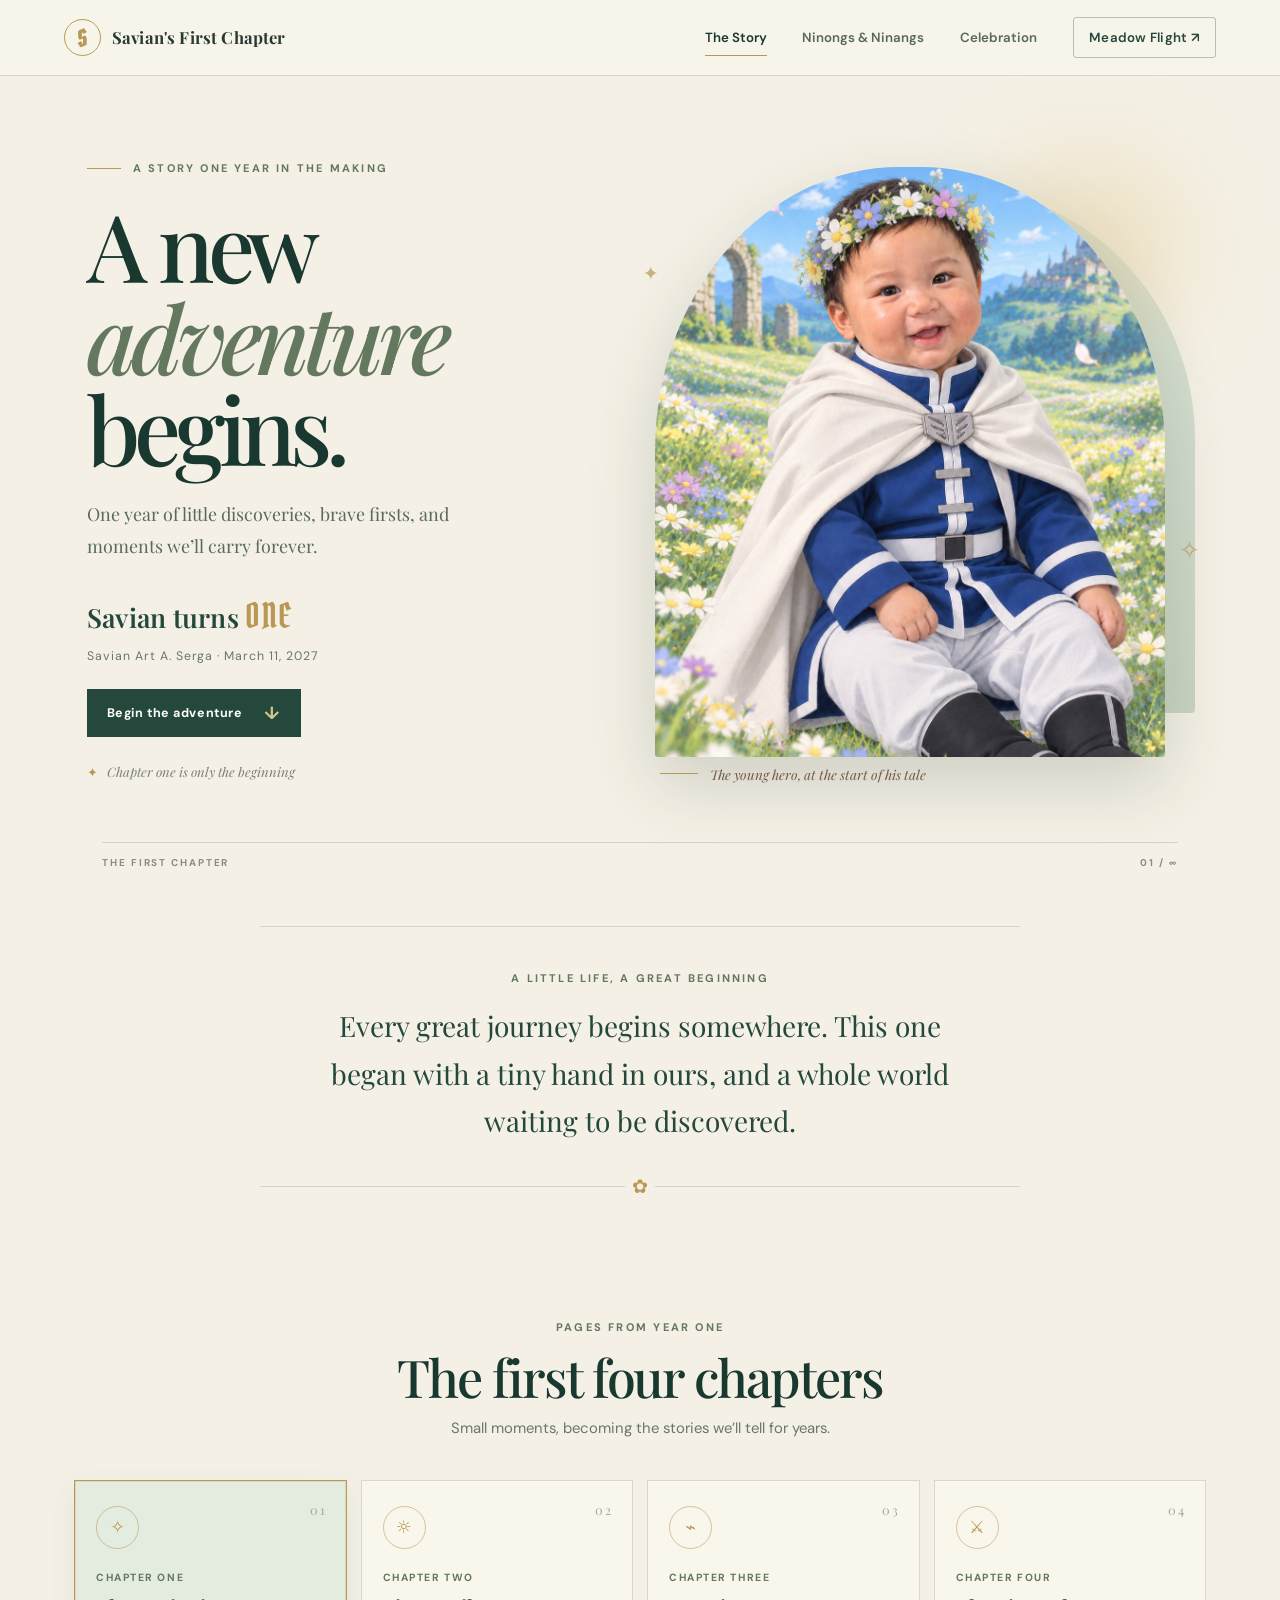
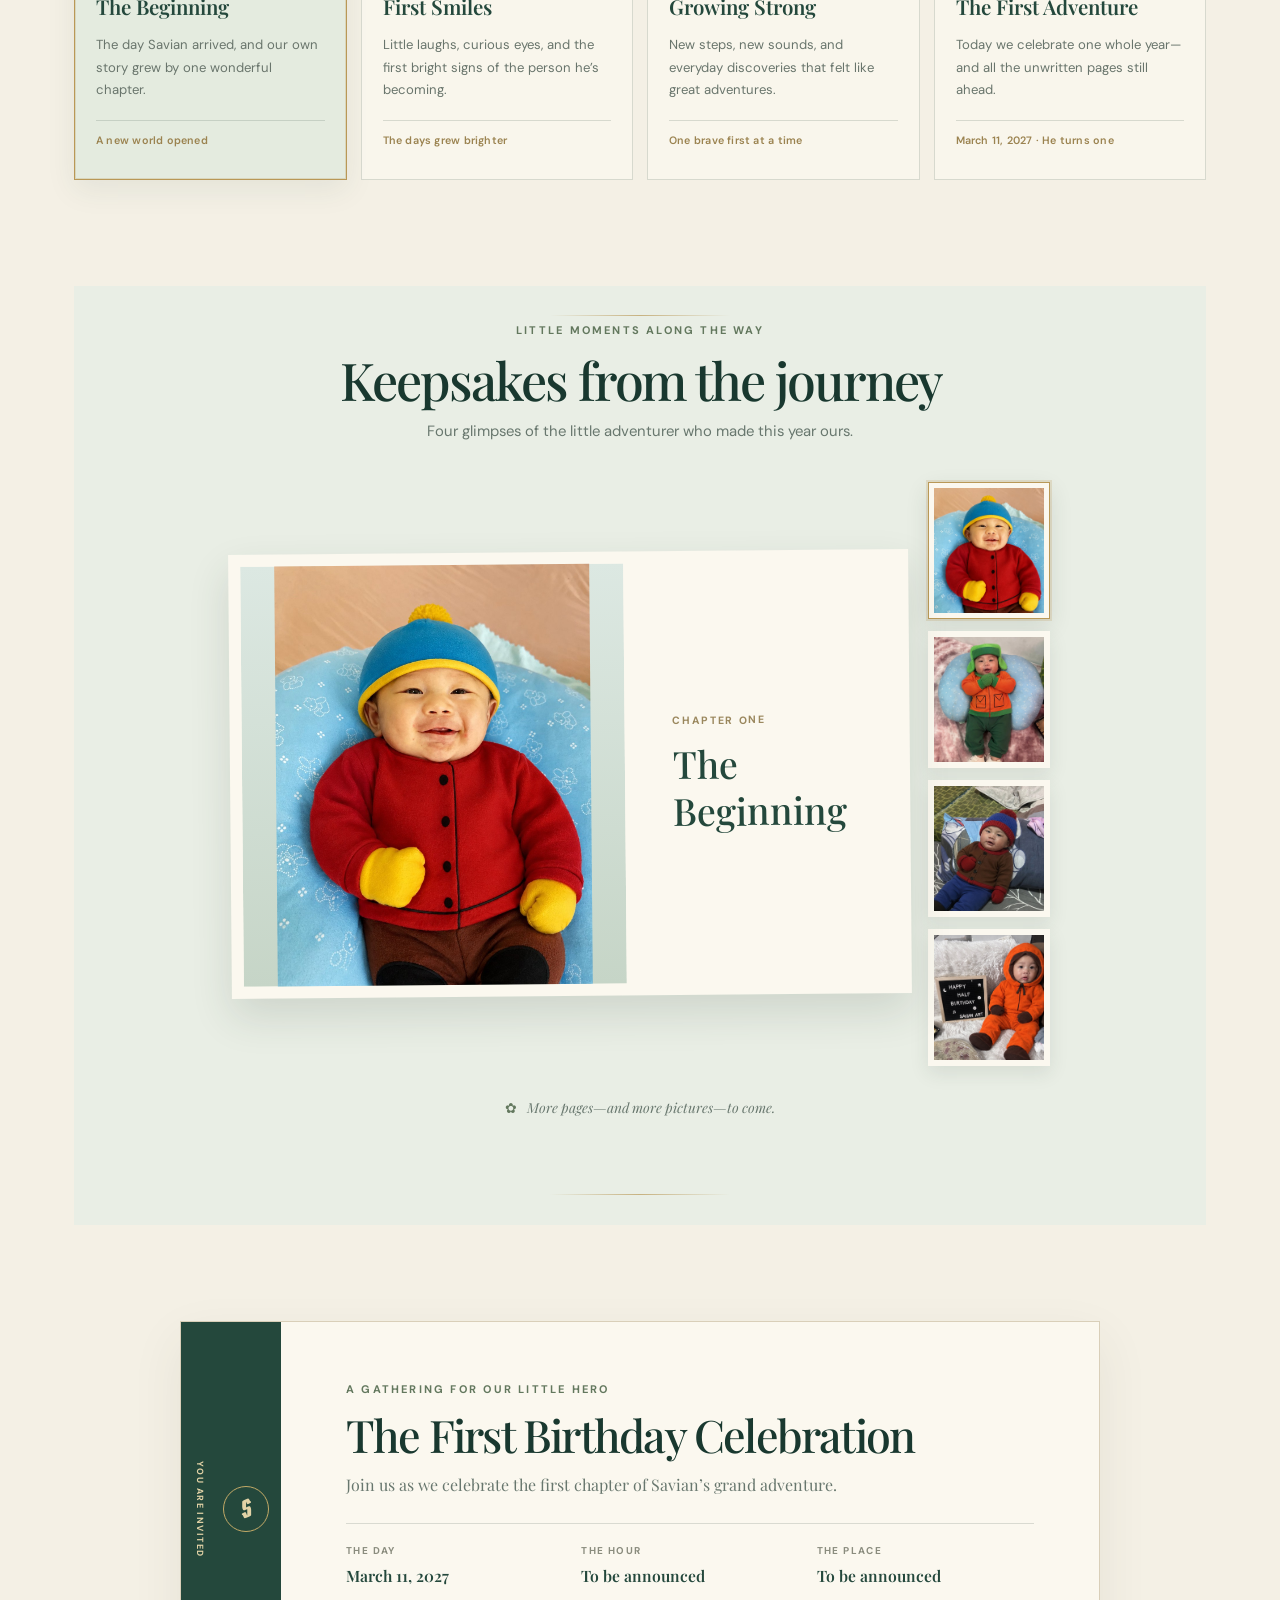
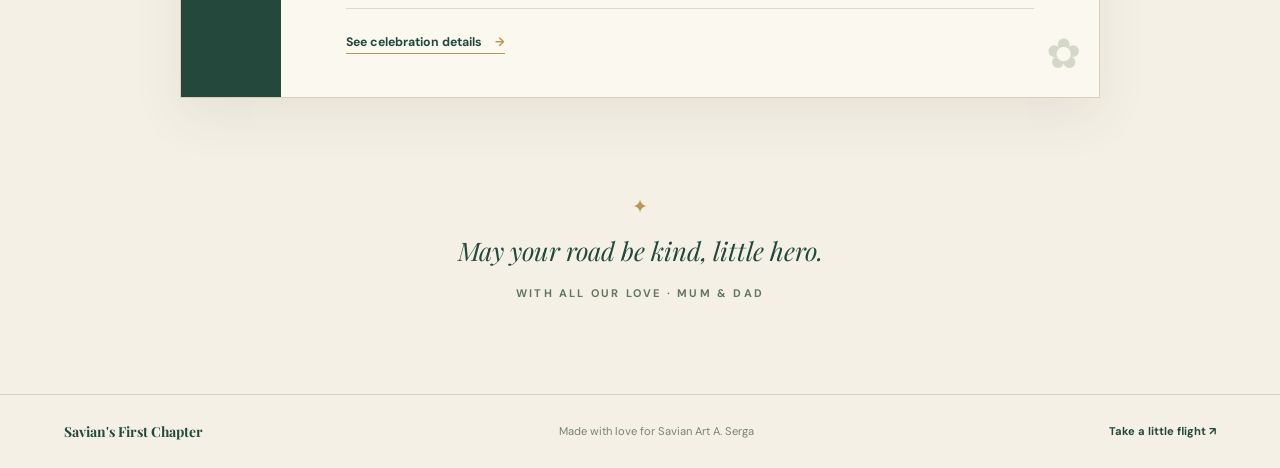
<file: index.html>
<!DOCTYPE html>
<html lang="en">
<head>
<meta charset="UTF-8">
<meta name="viewport" content="width=device-width, initial-scale=1, viewport-fit=cover">
<meta name="theme-color" content="#f4f0e5">
<title>A New Adventure Begins · Savian Turns One</title>
<meta name="description" content="Celebrate the first chapter of Savian Art A. Serga's story — a peaceful meadow adventure for his first birthday.">
<link rel="canonical" href="https://justineserga.github.io/savians-first-birthday/index.html">
<meta property="og:type" content="website">
<meta property="og:site_name" content="Savian's First Chapter">
<meta property="og:url" content="https://justineserga.github.io/savians-first-birthday/index.html">
<meta property="og:title" content="A New Adventure Begins · Savian Turns One">
<meta property="og:description" content="Celebrate the first chapter of Savian Art A. Serga's story — a peaceful meadow adventure for his first birthday.">
<meta property="og:image" content="https://justineserga.github.io/savians-first-birthday/assets/img/savi-himmel.png">
<meta property="og:image:secure_url" content="https://justineserga.github.io/savians-first-birthday/assets/img/savi-himmel.png">
<meta property="og:image:type" content="image/png">
<meta property="og:image:width" content="1075">
<meta property="og:image:height" content="1463">
<meta property="og:image:alt" content="Savian as a young fantasy hero in a flower meadow">
<meta name="twitter:card" content="summary_large_image">
<meta name="twitter:title" content="A New Adventure Begins · Savian Turns One">
<meta name="twitter:description" content="A peaceful meadow adventure celebrating Savian Art A. Serga's first birthday.">
<meta name="twitter:image" content="https://justineserga.github.io/savians-first-birthday/assets/img/savi-himmel.png">
<link rel="icon" href="data:,">
<link rel="preconnect" href="https://fonts.googleapis.com">
<link rel="preconnect" href="https://fonts.gstatic.com" crossorigin>
<link href="https://fonts.googleapis.com/css2?family=DM+Sans:wght@400;500;600;700&family=Playfair+Display:wght@500;600;700&family=Pirata+One&display=swap" rel="stylesheet">
<link rel="stylesheet" href="css/style.css?v=storybook-20261022-memories">
</head>
<body class="home-page">
<div class="ambient-particles" id="ambientParticles" aria-hidden="true"></div>

<nav class="nav" aria-label="Main navigation">
  <a href="index.html" class="brand" aria-label="Savian's birthday home"><span class="brand-mark">S</span><span>Savian's First Chapter</span></a>
  <div class="nav-links">
    <a href="index.html" class="active" aria-current="page">The Story</a>
    <a href="ninongs.html">Ninongs &amp; Ninangs</a>
    <a href="venues.html">Celebration</a>
    <a href="game.html" class="nav-game">Meadow Flight <span aria-hidden="true">↗</span></a>
  </div>
</nav>

<main>
  <section class="hero" aria-labelledby="hero-title">
    <div class="hero-copy">
      <p class="eyebrow"><span class="eyebrow-line"></span> A story one year in the making</p>
      <h1 id="hero-title">A new<br><em>adventure</em><br>begins.</h1>
      <p class="hero-intro">One year of little discoveries, brave firsts, and moments we’ll carry forever.</p>
      <p class="hero-name">Savian turns <span>ONE</span></p>
      <p class="hero-fullname">Savian Art A. Serga · March 11, 2027</p>
      <a class="button button-primary" href="#chapters">Begin the adventure <span aria-hidden="true">↓</span></a>
      <div class="hero-note"><span class="note-star" aria-hidden="true">✦</span> Chapter one is only the beginning</div>
    </div>
    <div class="hero-art" aria-label="Savian dressed as a young fantasy hero in a sunlit meadow">
      <div class="sun-glow" aria-hidden="true"></div>
      <div class="hero-image-wrap">
        <img src="assets/img/savi-himmel.png" alt="Savian smiling in a blue hero's tunic and white cloak, surrounded by meadow flowers" fetchpriority="high">
      </div>
      <div class="art-caption"><span class="caption-rule"></span><span>The young hero, at the start of his tale</span></div>
      <span class="art-spark spark-one" aria-hidden="true">✦</span>
      <span class="art-spark spark-two" aria-hidden="true">✧</span>
    </div>
    <div class="hero-bottomline"><span>THE FIRST CHAPTER</span><span>01 / ∞</span></div>
  </section>

  <section class="story-intro reveal" aria-label="A note about Savian's first year">
    <span class="section-kicker">A little life, a great beginning</span>
    <p>Every great journey begins somewhere. This one began with a tiny hand in ours, and a whole world waiting to be discovered.</p>
    <span class="story-flower" aria-hidden="true">✿</span>
  </section>

  <section class="chapters-section" id="chapters" aria-labelledby="chapters-title">
    <div class="section-heading reveal">
      <p class="section-kicker">Pages from year one</p>
      <h2 id="chapters-title">The first four chapters</h2>
      <p>Small moments, becoming the stories we’ll tell for years.</p>
    </div>
    <div class="chapter-grid">
      <article class="chapter-card reveal is-selected" data-chapter="0" role="button" tabindex="0" aria-pressed="true" aria-controls="memoryGallery" aria-label="Show Chapter One: The Beginning photo">
        <div class="chapter-number">01</div><div class="chapter-icon" aria-hidden="true">✧</div>
        <p class="chapter-label">Chapter One</p><h3>The Beginning</h3>
        <p>The day Savian arrived, and our own story grew by one wonderful chapter.</p>
        <span class="chapter-date">A new world opened</span>
      </article>
      <article class="chapter-card reveal" data-chapter="1" role="button" tabindex="0" aria-pressed="false" aria-controls="memoryGallery" aria-label="Show Chapter Two: First Smiles photo">
        <div class="chapter-number">02</div><div class="chapter-icon" aria-hidden="true">☼</div>
        <p class="chapter-label">Chapter Two</p><h3>First Smiles</h3>
        <p>Little laughs, curious eyes, and the first bright signs of the person he’s becoming.</p>
        <span class="chapter-date">The days grew brighter</span>
      </article>
      <article class="chapter-card reveal" data-chapter="2" role="button" tabindex="0" aria-pressed="false" aria-controls="memoryGallery" aria-label="Show Chapter Three: Growing Strong photo">
        <div class="chapter-number">03</div><div class="chapter-icon" aria-hidden="true">⌁</div>
        <p class="chapter-label">Chapter Three</p><h3>Growing Strong</h3>
        <p>New steps, new sounds, and everyday discoveries that felt like great adventures.</p>
        <span class="chapter-date">One brave first at a time</span>
      </article>
      <article class="chapter-card reveal" data-chapter="3" role="button" tabindex="0" aria-pressed="false" aria-controls="memoryGallery" aria-label="Show Chapter Four: The First Adventure photo">
        <div class="chapter-number">04</div><div class="chapter-icon" aria-hidden="true">⚔</div>
        <p class="chapter-label">Chapter Four</p><h3>The First Adventure</h3>
        <p>Today we celebrate one whole year—and all the unwritten pages still ahead.</p>
        <span class="chapter-date">March 11, 2027 · He turns one</span>
      </article>
    </div>
  </section>

  <section class="gallery-section" aria-labelledby="gallery-title">
    <div class="section-heading reveal">
      <p class="section-kicker">Little moments along the way</p>
      <h2 id="gallery-title">Keepsakes from the journey</h2>
      <p>Four glimpses of the little adventurer who made this year ours.</p>
    </div>
    <div class="memory-viewer reveal" id="memoryGallery" aria-live="polite">
      <figure class="memory-feature">
        <img id="featuredMemory" src="assets/img/memory-1.jpg" alt="Savian in a blue cap and red top, Chapter One: The Beginning" fetchpriority="high">
        <figcaption><span id="memoryChapter">Chapter One</span><strong id="memoryCaption">The Beginning</strong></figcaption>
      </figure>
      <div class="memory-thumbnails" aria-label="Choose a keepsake photo">
        <button class="memory-thumb is-active" type="button" data-memory="0" aria-label="Show Chapter One photo" aria-pressed="true"><img src="assets/img/memory-1.jpg" alt="" loading="lazy"></button>
        <button class="memory-thumb" type="button" data-memory="1" aria-label="Show Chapter Two photo" aria-pressed="false"><img src="assets/img/memory-2.jpg" alt="" loading="lazy"></button>
        <button class="memory-thumb" type="button" data-memory="2" aria-label="Show Chapter Three photo" aria-pressed="false"><img src="assets/img/memory-3.jpg" alt="" loading="lazy"></button>
        <button class="memory-thumb" type="button" data-memory="3" aria-label="Show Chapter Four photo" aria-pressed="false"><img src="assets/img/memory-4.jpg" alt="" loading="lazy"></button>
      </div>
    </div>
    <p class="gallery-note"><span aria-hidden="true">✿</span> More pages—and more pictures—to come.</p>
  </section>

  <section class="invitation-section reveal" id="invitation" aria-labelledby="invite-title">
    <div class="invitation-card">
      <div class="invite-side"><span class="invite-seal" aria-hidden="true">S</span><span>YOU ARE INVITED</span></div>
      <div class="invite-content">
        <p class="section-kicker">A gathering for our little hero</p>
        <h2 id="invite-title">The First Birthday Celebration</h2>
        <p class="invite-copy">Join us as we celebrate the first chapter of Savian’s grand adventure.</p>
        <div class="invite-details">
          <div><span class="detail-label">The day</span><strong>March 11, 2027</strong></div>
          <div><span class="detail-label">The hour</span><strong>To be announced</strong></div>
          <div><span class="detail-label">The place</span><strong>To be announced</strong></div>
        </div>
        <a class="text-link" href="venues.html">See celebration details <span aria-hidden="true">→</span></a>
      </div>
      <div class="invite-flower" aria-hidden="true">✿</div>
    </div>
  </section>

  <section class="closing-note reveal">
    <span class="closing-star" aria-hidden="true">✦</span>
    <p>May your road be kind, little hero.</p>
    <span class="section-kicker">With all our love · Mum &amp; Dad</span>
  </section>
</main>

<footer class="site-footer"><a href="index.html">Savian's First Chapter</a><span>Made with love for Savian Art A. Serga</span><a href="game.html">Take a little flight <span aria-hidden="true">↗</span></a></footer>
<script src="js/site.js?v=storybook-20261022-memories"></script>
</body>
</html>
</file>
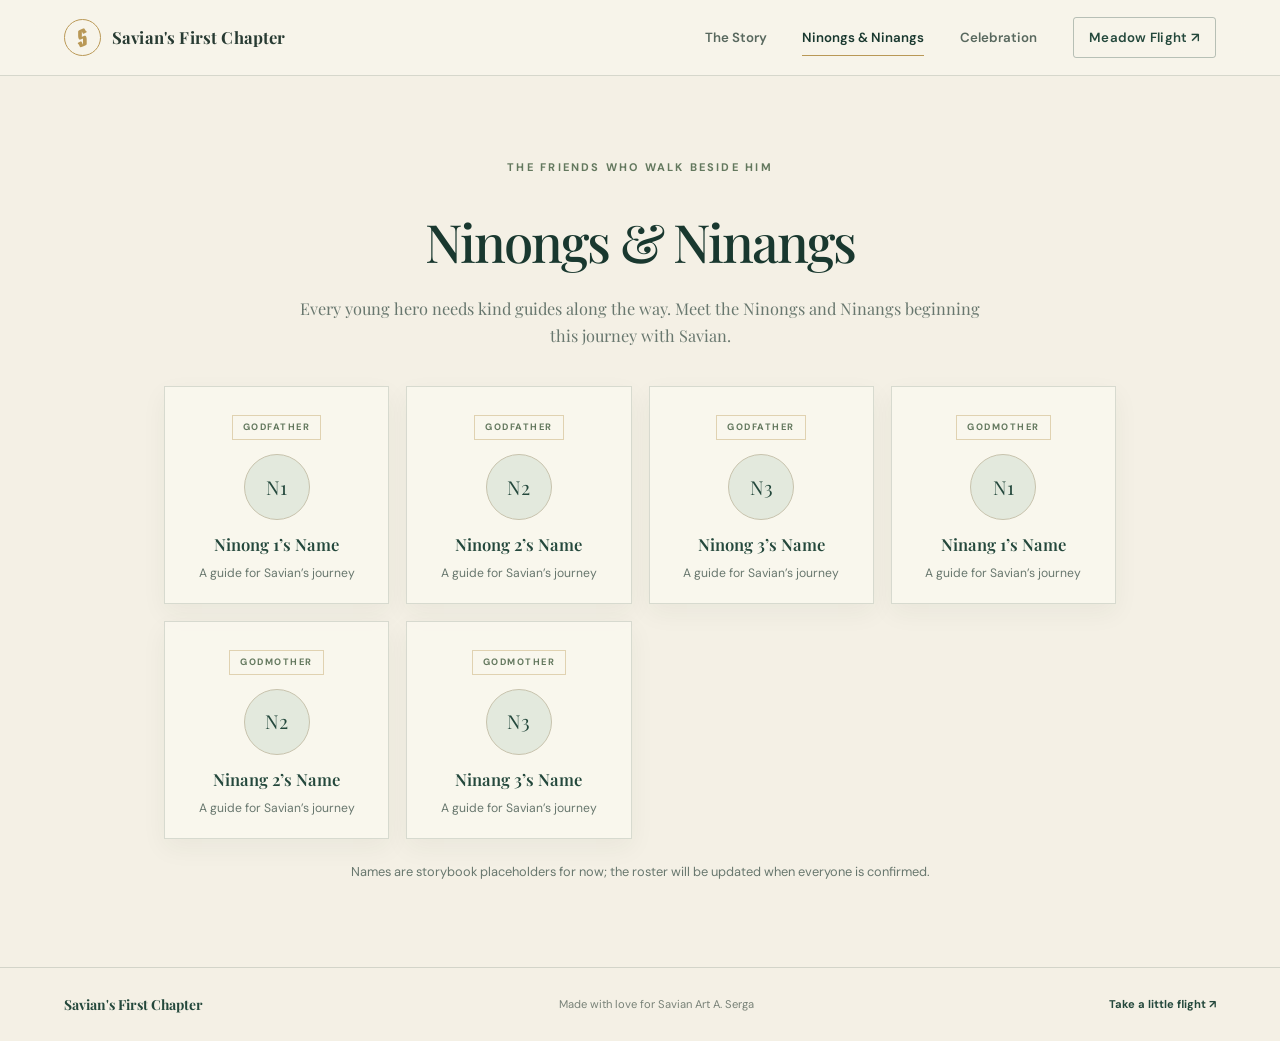
<file: ninongs.html>
<!DOCTYPE html>
<html lang="en">
<head>
<meta charset="UTF-8">
<meta name="viewport" content="width=device-width, initial-scale=1, viewport-fit=cover">
<title>Ninongs &amp; Ninangs · Savian's First Chapter</title>
<meta name="description" content="Meet the Ninongs and Ninangs celebrating Savian's first birthday.">
<link rel="icon" href="data:,">
<link rel="stylesheet" href="css/style.css?v=storybook-20261022-memories">
</head>
<body>

<div class="ambient-particles" id="ambientParticles" aria-hidden="true"></div>

<nav class="nav" aria-label="Main navigation">
  <a href="index.html" class="brand"><span class="brand-mark">S</span><span>Savian's First Chapter</span></a>
  <div class="nav-links">
    <a href="index.html">The Story</a>
    <a href="ninongs.html" class="active" aria-current="page">Ninongs &amp; Ninangs</a>
    <a href="venues.html">Celebration</a>
    <a href="game.html" class="nav-game">Meadow Flight <span aria-hidden="true">↗</span></a>
  </div>
</nav>

<main>
  <section id="ninongs">
    <div class="page-head">
      <p class="eyebrow">the friends who walk beside him</p>
      <h2>Ninongs &amp; Ninangs</h2>
      <p>Every young hero needs kind guides along the way. Meet the Ninongs and Ninangs beginning this journey with Savian.</p>
    </div>

    <div class="card-grid" id="godparentGrid"></div>
    <p class="edit-hint">Names are storybook placeholders for now; the roster will be updated when everyone is confirmed.</p>
  </section>
</main>

<footer class="site-footer">
  <a href="index.html">Savian's First Chapter</a><span>Made with love for Savian Art A. Serga</span><a href="game.html">Take a little flight ↗</a>
</footer>

<script src="js/people.js?v=storybook-20261022-memories"></script>
<script src="js/site.js?v=storybook-20261022-memories"></script>
</body>
</html>
</file>
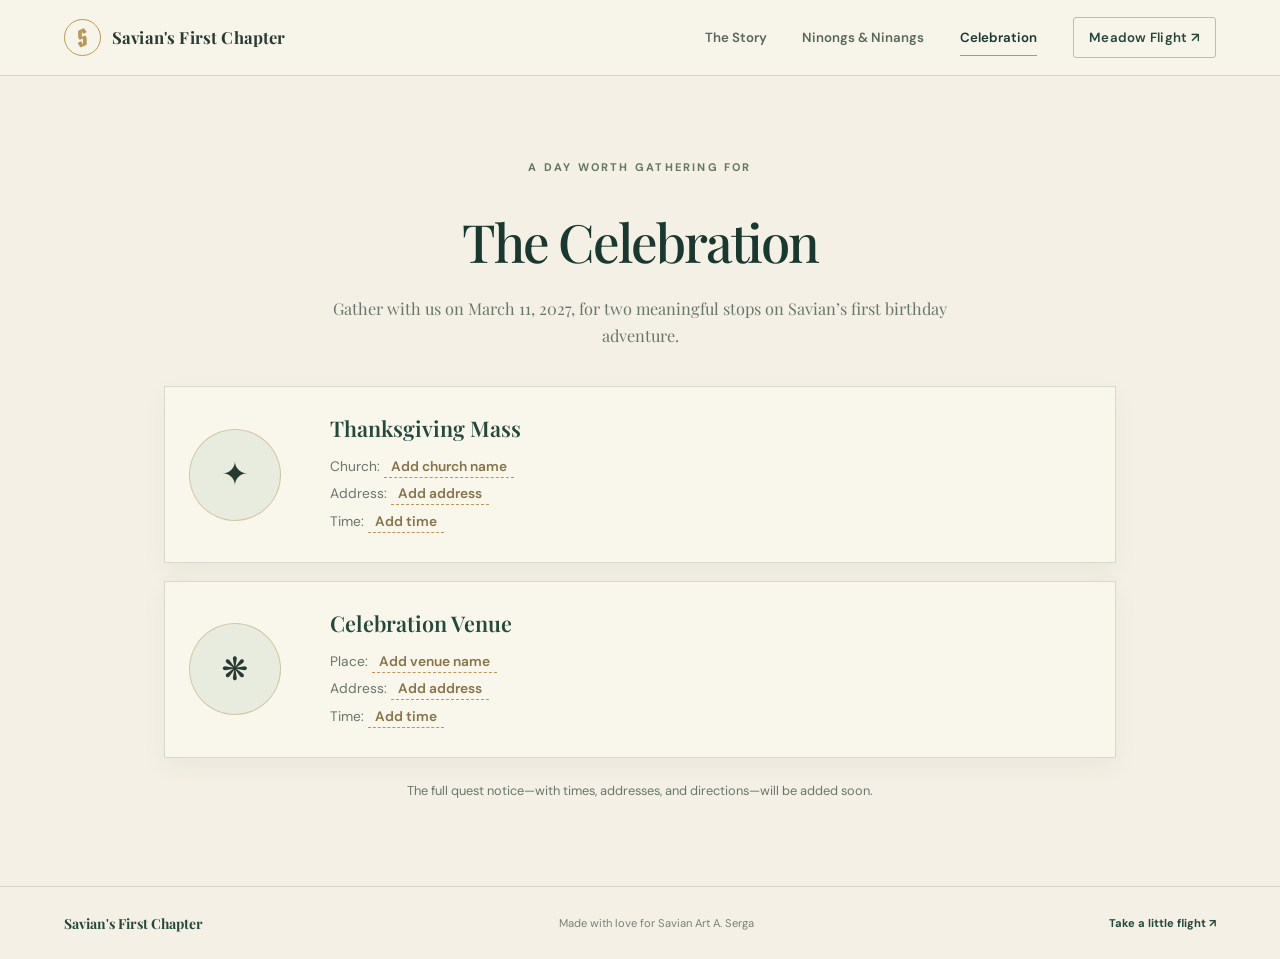
<file: venues.html>
<!DOCTYPE html>
<html lang="en">
<head>
<meta charset="UTF-8">
<meta name="viewport" content="width=device-width, initial-scale=1, viewport-fit=cover">
<title>Celebration · Savian's First Chapter</title>
<meta name="description" content="Where to find Savian's first birthday celebration — mass and party venue details.">
<link rel="icon" href="data:,">
<link rel="stylesheet" href="css/style.css?v=storybook-20261022-memories">
</head>
<body>

<div class="ambient-particles" id="ambientParticles" aria-hidden="true"></div>

<nav class="nav" aria-label="Main navigation">
  <a href="index.html" class="brand"><span class="brand-mark">S</span><span>Savian's First Chapter</span></a>
  <div class="nav-links">
    <a href="index.html">The Story</a>
    <a href="ninongs.html">Ninongs &amp; Ninangs</a>
    <a href="venues.html" class="active" aria-current="page">Celebration</a>
    <a href="game.html" class="nav-game">Meadow Flight <span aria-hidden="true">↗</span></a>
  </div>
</nav>

<main>
  <section id="venues">
    <div class="page-head">
      <p class="eyebrow">a day worth gathering for</p>
      <h2>The Celebration</h2>
      <p>Gather with us on March 11, 2027, for two meaningful stops on Savian’s first birthday adventure.</p>
    </div>

    <div class="venue-card mass">
      <div class="venue-icon" aria-hidden="true">✦</div>
      <div>
        <h3>Thanksgiving Mass</h3>
        <p class="venue-line">Church: <span class="fill">Add church name</span></p>
        <p class="venue-line">Address: <span class="fill">Add address</span></p>
        <p class="venue-line">Time: <span class="fill">Add time</span></p>
      </div>
    </div>

    <div class="venue-card party">
      <div class="venue-icon" aria-hidden="true">❋</div>
      <div>
        <h3>Celebration Venue</h3>
        <p class="venue-line">Place: <span class="fill">Add venue name</span></p>
        <p class="venue-line">Address: <span class="fill">Add address</span></p>
        <p class="venue-line">Time: <span class="fill">Add time</span></p>
      </div>
    </div>

    <p class="edit-hint">The full quest notice—with times, addresses, and directions—will be added soon.</p>
  </section>
</main>

<footer class="site-footer">
  <a href="index.html">Savian's First Chapter</a><span>Made with love for Savian Art A. Serga</span><a href="game.html">Take a little flight ↗</a>
</footer>

<script src="js/site.js?v=storybook-20261022-memories"></script>
</body>
</html>
</file>
<file: css/style.css>
@import url('https://fonts.googleapis.com/css2?family=DM+Sans:wght@400;500;600;700&family=Playfair+Display:ital,wght@0,500;0,600;0,700;1,500;1,600&family=Pirata+One&display=swap');

:root{
  color-scheme:light;
  --sky:#dcecf0;
  --sky-deep:#accbd2;
  --forest:#24483c;
  --forest-dark:#19382f;
  --sage:#829887;
  --moss:#63785e;
  --cream:#f4f0e5;
  --paper:#fbf8ef;
  --parchment:#e9e0cd;
  --sand:#d0c4aa;
  --brown:#705b46;
  --ink:#273a32;
  --muted:#68776e;
  --gold:#b99856;
  --white:#fffdf7;
  --line:rgba(51,72,60,.17);
  --serif:'Playfair Display', Georgia, serif;
  --sans:'DM Sans', system-ui, sans-serif;
  --storybook:'Pirata One', Georgia, serif;
}
*{box-sizing:border-box}
html{scroll-behavior:smooth;-webkit-text-size-adjust:100%;scroll-padding-top:88px}
body{margin:0;background:var(--cream);color:var(--ink);font-family:var(--sans);line-height:1.65;overflow-x:hidden}
a{color:inherit;text-decoration:none}
img{display:block;max-width:100%}
button{font:inherit}
::selection{background:#d5c394;color:var(--forest-dark)}

/* Airy, parchment-toned navigation shared by every page. */
.nav{position:sticky;top:0;z-index:50;min-height:76px;padding:12px max(5vw,20px);display:flex;align-items:center;justify-content:space-between;gap:24px;background:rgba(248,245,235,.91);border-bottom:1px solid var(--line);backdrop-filter:blur(16px)}
.brand{display:flex;align-items:center;gap:11px;font-family:var(--serif);font-weight:700;font-size:1.04rem;letter-spacing:.01em;white-space:nowrap}
.brand-mark{display:grid;place-items:center;width:37px;height:37px;border:1px solid var(--gold);border-radius:50%;color:var(--gold);font-family:var(--storybook);font-size:1.45rem}
.nav-links{display:flex;align-items:center;gap:clamp(12px,2.8vw,38px)}
.nav-links a{position:relative;color:#58685e;font-size:.83rem;font-weight:600;transition:color .2s ease}
.nav-links a:hover,.nav-links a.active{color:var(--forest-dark)}
.nav-links a.active:after{position:absolute;content:"";height:1px;left:0;right:0;bottom:-8px;background:var(--gold)}
.nav-links .nav-game{padding:9px 15px;border:1px solid rgba(36,72,60,.3);border-radius:3px;color:var(--forest);letter-spacing:.02em}
.nav-links .nav-game:after{display:none}
main{position:relative;z-index:1;max-width:1200px;padding:0 34px;margin:0 auto}

/* Homepage hero */
.hero{position:relative;display:grid;grid-template-columns:.94fr 1.06fr;align-items:center;gap:4.2%;min-height:690px;padding:58px 0 72px}
.hero-copy{position:relative;z-index:2;padding:25px 0 35px 2.5%}
.eyebrow,.section-kicker{color:var(--moss);font-size:.69rem;font-weight:700;letter-spacing:.2em;text-transform:uppercase}
.eyebrow{display:flex;align-items:center;gap:12px;margin:0 0 22px}
.eyebrow-line{width:34px;height:1px;background:var(--gold)}
.hero h1{margin:0;color:var(--forest-dark);font-family:var(--serif);font-size:clamp(3.6rem,7.3vw,6.8rem);font-weight:500;letter-spacing:-.065em;line-height:.98}
.hero h1 em{color:var(--moss);font-weight:500}
.hero-intro{max-width:390px;margin:24px 0 26px;color:#596960;font-family:var(--serif);font-size:1.12rem;line-height:1.8}
.hero-name{margin:0;color:var(--forest);font-family:var(--serif);font-size:1.65rem;font-weight:600;letter-spacing:.01em}
.hero-name span{color:var(--gold);font-family:var(--storybook);font-size:2.1rem;font-weight:400;letter-spacing:.04em}
.hero-fullname{margin:2px 0 23px;color:var(--muted);font-size:.77rem;letter-spacing:.08em}
.button{display:inline-flex;align-items:center;gap:22px;min-height:48px;padding:0 19px;font-size:.78rem;font-weight:700;letter-spacing:.045em;transition:transform .2s ease,background .2s ease}
.button:hover{transform:translateY(-2px)}
.button-primary{background:var(--forest);color:var(--white);border:1px solid var(--forest)}
.button-primary:hover{background:var(--forest-dark)}
.button-primary span{font-size:1.1rem;color:#d6c48e}
.hero-note{display:flex;align-items:center;gap:9px;margin-top:24px;color:#7b8175;font-family:var(--serif);font-size:.82rem;font-style:italic}
.note-star{color:var(--gold);font-style:normal}
.hero-art{position:relative;min-width:0;padding:12px 6% 40px 3%}
.hero-art:before{position:absolute;content:"";inset:5% 2% 13% 9%;border-radius:48% 48% 4px 4px;background:linear-gradient(155deg,#d8e5dd,#b7c9b2);opacity:.7}
.sun-glow{position:absolute;top:0;right:4%;width:190px;height:190px;border-radius:50%;background:rgba(224,199,137,.34);filter:blur(42px)}
.hero-image-wrap{position:relative;z-index:1;max-width:510px;height:590px;margin:0 auto;overflow:hidden;border-radius:48% 48% 3px 3px;box-shadow:0 26px 70px rgba(40,57,43,.18);background:var(--sky)}
.hero-image-wrap img{width:100%;height:100%;object-fit:cover;object-position:50% 45%}
.art-caption{position:absolute;z-index:2;left:5%;bottom:12px;display:flex;align-items:center;gap:12px;color:var(--brown);font-family:var(--serif);font-size:.84rem;font-style:italic}
.caption-rule{width:38px;height:1px;background:var(--gold)}
.art-spark{position:absolute;z-index:2;color:var(--gold);opacity:.72}
.spark-one{top:16%;left:2%;font-size:1.2rem;animation:glow 5s ease-in-out infinite}
.spark-two{right:1%;bottom:35%;font-size:1.6rem;animation:glow 7s ease-in-out infinite reverse}
.hero-bottomline{position:absolute;left:2.5%;right:2.5%;bottom:18px;display:flex;justify-content:space-between;padding-top:12px;border-top:1px solid var(--line);color:#8a8c7e;font-size:.62rem;font-weight:700;letter-spacing:.19em}

/* Story interlude and chapter cards */
.story-intro{position:relative;max-width:760px;margin:36px auto 96px;padding:37px 58px 41px;text-align:center;border-top:1px solid var(--line);border-bottom:1px solid var(--line)}
.story-intro p{margin:12px auto 0;color:var(--forest);font-family:var(--serif);font-size:clamp(1.22rem,2.5vw,1.75rem);line-height:1.7}
.story-flower{position:absolute;bottom:-15px;left:calc(50% - 15px);display:grid;place-items:center;width:30px;height:30px;background:var(--cream);color:var(--gold);font-size:1.2rem}
.chapters-section,.gallery-section{padding:24px 0 106px}
.section-heading{max-width:660px;margin:0 auto 39px;text-align:center}
.section-heading h2,.invitation-card h2{margin:9px 0;color:var(--forest-dark);font-family:var(--serif);font-size:clamp(2.1rem,4.2vw,3.25rem);font-weight:500;letter-spacing:-.04em;line-height:1.15}
.section-heading>p:last-child{margin:8px auto 0;color:var(--muted);font-size:.93rem}
.chapter-grid{display:grid;grid-template-columns:repeat(4,1fr);gap:14px}
.chapter-card{position:relative;display:block;width:100%;min-height:300px;padding:25px 21px 22px;background:rgba(251,248,239,.74);border:1px solid var(--line);color:inherit;font:inherit;text-align:left;cursor:pointer;transition:transform .25s ease,box-shadow .25s ease,background .25s ease,border-color .25s ease}
.chapter-card:hover{transform:translateY(-5px);box-shadow:0 16px 35px rgba(36,72,60,.08)}
.chapter-card:focus-visible,.memory-thumb:focus-visible{outline:3px solid var(--gold);outline-offset:3px}
.chapter-number{position:absolute;top:18px;right:19px;color:#a2aa9a;font-family:var(--serif);font-size:.8rem;letter-spacing:.14em}
.chapter-icon{display:grid;place-items:center;width:43px;height:43px;margin-bottom:20px;border:1px solid rgba(185,152,86,.55);border-radius:50%;color:var(--gold);font-size:1.1rem}
.chapter-label{margin:0 0 4px;color:var(--moss);font-size:.65rem;font-weight:700;letter-spacing:.15em;text-transform:uppercase}
.chapter-card h3{margin:0 0 10px;color:var(--forest);font-family:var(--serif);font-size:1.28rem;font-weight:600}
.chapter-card>p:not(.chapter-label){margin:0;color:#69756c;font-size:.82rem;line-height:1.75}
.chapter-date{display:block;margin-top:18px;padding-top:11px;border-top:1px solid var(--line);color:#9b8350;font-size:.67rem;font-weight:600;letter-spacing:.02em}
.chapter-card-current{background:#e9eee5;border-color:rgba(99,120,94,.35)}
.chapter-card.is-selected{background:#e4ebdf;border-color:var(--gold);box-shadow:inset 0 0 0 1px rgba(185,152,86,.25),0 10px 28px rgba(36,72,60,.08)}

/* First-year gallery */
.gallery-section{position:relative;padding:82px max(3%,0) 92px;background:#e9eee5}
.gallery-section:before,.gallery-section:after{position:absolute;content:"";width:180px;height:1px;background:linear-gradient(90deg,transparent,rgba(185,152,86,.7),transparent)}
.gallery-section:before{top:29px;left:calc(50% - 90px)}
.gallery-section:after{bottom:30px;left:calc(50% - 90px)}
.memory-viewer{display:grid;grid-template-columns:minmax(0,1fr) 122px;align-items:center;gap:18px;max-width:820px;margin:0 auto}
.memory-feature{display:grid;grid-template-columns:minmax(0,1.05fr) minmax(150px,.75fr);align-items:stretch;min-height:420px;margin:0;padding:12px;background:var(--paper);box-shadow:0 18px 42px rgba(43,61,47,.14);transform:rotate(-.5deg)}
.memory-feature img{width:100%;height:420px;object-fit:contain;background:linear-gradient(180deg,#dce8e2,#c6d5c7)}
.memory-feature figcaption{display:flex;flex-direction:column;justify-content:center;gap:10px;padding:clamp(18px,4vw,48px);color:var(--forest)}
.memory-feature figcaption span{color:#9a875d;font-size:.66rem;font-weight:700;letter-spacing:.16em;text-transform:uppercase}
.memory-feature figcaption strong{font-family:var(--serif);font-size:clamp(1.5rem,3vw,2.35rem);font-weight:500;line-height:1.25}
.memory-thumbnails{display:grid;gap:12px}
.memory-thumb{padding:5px;border:1px solid transparent;background:var(--paper);box-shadow:0 7px 18px rgba(43,61,47,.1);cursor:pointer;transition:transform .2s ease,border-color .2s ease}
.memory-thumb img{width:100%;height:125px;object-fit:cover;object-position:center 28%}
.memory-thumb:hover{transform:translateX(-4px)}
.memory-thumb.is-active{border-color:var(--gold);box-shadow:0 0 0 2px rgba(185,152,86,.22),0 8px 22px rgba(43,61,47,.12)}
.gallery-note{margin:30px auto 0;text-align:center;color:var(--muted);font-family:var(--serif);font-size:.86rem;font-style:italic}
.gallery-note span{padding-right:7px;color:var(--moss);font-style:normal}

/* Quest invitation */
.invitation-section{padding:96px 0 86px}
.invitation-card{position:relative;display:grid;grid-template-columns:100px 1fr;max-width:920px;margin:0 auto;overflow:hidden;background:var(--paper);border:1px solid #d9cfb9;box-shadow:0 19px 48px rgba(65,69,51,.08)}
.invite-side{display:flex;flex-direction:column;align-items:center;justify-content:center;gap:16px;padding:28px 10px;background:var(--forest);color:#e3d3a7;font-size:.56rem;font-weight:700;letter-spacing:.16em;writing-mode:vertical-rl}
.invite-seal{display:grid;place-items:center;width:46px;height:46px;border:1px solid #c3aa67;border-radius:50%;font-family:var(--storybook);font-size:1.5rem;writing-mode:horizontal-tb}
.invite-content{padding:47px clamp(25px,6vw,65px) 42px}
.invitation-card h2{max-width:580px;font-size:clamp(1.9rem,4vw,2.8rem)}
.invite-copy{max-width:540px;margin:11px 0 25px;color:var(--muted);font-family:var(--serif);font-size:1rem}
.invite-details{display:grid;grid-template-columns:repeat(3,1fr);gap:18px;padding:19px 0;border-top:1px solid var(--line);border-bottom:1px solid var(--line)}
.invite-details>div{display:flex;flex-direction:column;gap:4px}
.detail-label{color:#8a8c7e;font-size:.62rem;font-weight:700;letter-spacing:.14em;text-transform:uppercase}
.invite-details strong{color:var(--forest);font-family:var(--serif);font-size:.98rem;font-weight:600}
.text-link{display:inline-flex;gap:13px;margin-top:23px;color:var(--forest);font-size:.77rem;font-weight:700;border-bottom:1px solid var(--gold)}
.text-link span{color:var(--gold)}
.invite-flower{position:absolute;right:18px;bottom:8px;color:#a9b39d;font-size:2.6rem;opacity:.45}
.closing-note{padding:7px 0 89px;text-align:center}
.closing-star{color:var(--gold);font-size:1.2rem}
.closing-note p{margin:7px 0;color:var(--forest);font-family:var(--serif);font-size:1.6rem;font-style:italic}
.site-footer{display:flex;align-items:center;justify-content:space-between;gap:18px;padding:25px max(5vw,20px);border-top:1px solid var(--line);color:#798278;font-size:.7rem}
.site-footer a:first-child{color:var(--forest);font-family:var(--serif);font-size:.87rem;font-weight:700}
.site-footer a:last-child{color:var(--forest);font-weight:700}

/* Motion is deliberately slow and disabled for reduced-motion preferences. */
.ambient-particles{position:fixed;inset:0;z-index:3;overflow:hidden;pointer-events:none}
.firefly{position:absolute;width:3px;height:3px;border-radius:50%;background:#e3c879;box-shadow:0 0 9px 2px rgba(227,200,121,.45);opacity:0;animation:firefly-drift var(--duration,12s) ease-in-out var(--delay,0s) infinite}
@keyframes firefly-drift{0%,100%{opacity:0;transform:translate3d(0,12px,0)}25%,70%{opacity:.65}50%{transform:translate3d(var(--drift,18px),-25px,0);opacity:.3}}
@keyframes glow{0%,100%{opacity:.36;transform:scale(.94)}50%{opacity:.9;transform:scale(1.08)}}
.reveal{transition:opacity .7s ease,transform .7s ease}
.motion-ready .reveal{opacity:0;transform:translateY(16px)}
.reveal.is-visible{opacity:1;transform:translateY(0)}

/* Shared storybook styling for the guest pages */
body:not(.home-page) main{min-height:calc(100vh - 150px);max-width:1020px;padding-top:48px}
body:not(.home-page) main section{padding-block:34px 72px}
.page-head{text-align:center;margin:0 auto 37px;max-width:690px}
.page-head .eyebrow{justify-content:center}
.page-head h2{margin:6px 0 10px;color:var(--forest-dark);font-family:var(--serif);font-size:clamp(2.1rem,5vw,3.3rem);font-weight:500;letter-spacing:-.04em;text-shadow:none}
.page-head>p:last-child{margin:0 auto;color:var(--muted);font-family:var(--serif);font-size:1.02rem}
.card-grid{display:grid;grid-template-columns:repeat(auto-fit,minmax(205px,1fr));gap:17px}
.god-card{position:relative;padding:25px 17px 20px;background:rgba(251,248,239,.85);border:1px solid var(--line);text-align:center;box-shadow:0 9px 24px rgba(43,61,47,.05)}
.god-card .tag{display:inline-block;padding:4px 10px;border:1px solid rgba(185,152,86,.4);color:var(--moss);font-size:.58rem;font-weight:700;letter-spacing:.16em;text-transform:uppercase}
.god-card.ninong .tag,.god-card.ninang .tag{background:transparent}
.avatar{display:grid;place-items:center;width:66px;height:66px;margin:14px auto 11px;border:1px solid #c8c3ad;border-radius:50%;background:#e3e9dd;color:var(--forest);font-family:var(--serif);font-size:1.2rem}
.god-card .name{color:var(--forest);font-family:var(--serif);font-size:1.04rem;font-weight:600}
.god-card .role{margin-top:4px;color:var(--muted);font-size:.76rem}
.edit-hint{text-align:center;margin-top:22px;color:var(--muted);font-size:.8rem}
.venue-card{display:grid;grid-template-columns:116px 1fr;align-items:center;gap:25px;margin:0 0 18px;padding:24px;background:rgba(251,248,239,.83);border:1px solid var(--line);box-shadow:0 9px 24px rgba(43,61,47,.05)}
.venue-icon{display:grid;place-items:center;width:92px;height:92px;border:1px solid rgba(185,152,86,.45);border-radius:50%;background:#e8ecdf;font-size:2rem}
.venue-card.mass .venue-icon,.venue-card.party .venue-icon{background:#e8ecdf}
.venue-card h3{margin:0 0 8px;color:var(--forest);font-family:var(--serif);font-size:1.35rem;font-weight:600}
.venue-line{margin:5px 0;color:var(--muted);font-size:.86rem}
.fill{padding:2px 7px;border-bottom:1px dashed var(--gold);color:#867346;font-weight:600}

/* Meadow Flight: controls and panels */
.game-wrap{max-width:660px;margin:0 auto;text-align:center}
.flappy-panel{padding:25px;background:rgba(251,248,239,.9);border:1px solid var(--line);box-shadow:0 12px 32px rgba(43,61,47,.06)}
.flappy-panel-title{margin:0 0 17px;color:var(--forest);font-family:var(--serif);font-size:1.4rem;font-weight:600}
.game-canvas-frame{position:relative;overflow:hidden;border:5px solid #52694f;border-radius:5px;box-shadow:0 8px 21px rgba(33,59,43,.16);background:var(--sky);touch-action:none}
.flappy-frame{max-width:360px;margin:0 auto}
#gameCanvas{display:block;width:100%;height:auto;image-rendering:auto;touch-action:none}
.game-controls{display:flex;justify-content:center;flex-wrap:wrap;gap:11px;margin-top:16px}
.game-btn{min-height:46px;padding:10px 22px;border:1px solid var(--forest);border-radius:2px;background:var(--forest);color:var(--white);font-family:var(--sans);font-size:.86rem;font-weight:700;cursor:pointer;touch-action:manipulation;box-shadow:0 3px 0 #16352b;transition:transform .12s ease,background .12s ease;-webkit-tap-highlight-color:transparent;user-select:none}
.game-btn:hover{background:var(--forest-dark);transform:translateY(-1px)}
.game-btn:active{transform:translateY(2px);box-shadow:none}
.game-btn.secondary{background:transparent;color:var(--forest);box-shadow:none}
.game-help{margin:14px 0 0;color:var(--muted);font-size:.78rem}
.game-help kbd{padding:1px 7px;border:1px solid #bec5b8;border-radius:3px;background:#f8f6ed;color:var(--forest);font:inherit;font-weight:700}
.player-grid{display:grid;grid-template-columns:repeat(auto-fit,minmax(145px,1fr));gap:12px;max-width:540px;margin:0 auto}
.player-btn{display:flex;flex-direction:column;align-items:center;gap:8px;min-height:119px;padding:15px 10px;border:1px solid var(--line);background:var(--white);color:var(--forest);font-family:var(--sans);font-size:.87rem;font-weight:700;cursor:pointer;transition:transform .15s ease,box-shadow .15s ease;-webkit-tap-highlight-color:transparent}
.player-btn:hover{transform:translateY(-3px);box-shadow:0 8px 17px rgba(43,61,47,.1)}
.player-avatar{display:grid;place-items:center;width:43px;height:43px;border:1px solid #c2b689;border-radius:50%;background:#e9eee5;color:var(--forest);font-family:var(--serif);font-size:1rem}
.player-btn.ninang .player-avatar{background:#e8ece7}
.playing-as{margin:0 0 14px;color:var(--muted);font-size:.82rem}
.playing-as strong{color:var(--forest)}
.link-btn{padding:0;border:0;background:transparent;color:#8a7547;font:inherit;font-weight:700;text-decoration:underline;text-underline-offset:3px;cursor:pointer}
.leaderboard-list{display:flex;flex-direction:column;gap:7px;max-width:440px;margin:0 auto;padding:0;list-style:none}
.leaderboard-row{display:grid;grid-template-columns:30px 1fr auto;align-items:center;gap:10px;padding:10px 13px;border:1px solid var(--line);background:var(--white);text-align:left}
.leaderboard-row:nth-child(1){background:#f1eddf}
.lb-rank{color:var(--gold);font-family:var(--serif);font-weight:700}
.lb-name{color:var(--forest);font-size:.86rem;font-weight:600}
.lb-score{color:var(--moss);font-family:var(--serif);font-size:1.1rem;font-weight:700}
.leaderboard-status{margin:12px 0 0;color:var(--muted);font-size:.8rem}
.site-footer .heart{color:var(--gold)}

@media(max-width:850px){
  main{padding-inline:25px}
  .hero{min-height:620px;gap:2%;grid-template-columns:.95fr 1.05fr}
  .hero h1{font-size:clamp(3.5rem,8.4vw,5.4rem)}
  .hero-image-wrap{height:520px}
  .chapter-grid{grid-template-columns:repeat(2,1fr)}
  .memory-viewer{grid-template-columns:minmax(0,1fr) 90px;gap:12px}
  .memory-feature{grid-template-columns:1fr;min-height:0}
  .memory-feature img{height:390px}
  .memory-feature figcaption{min-height:110px;padding:18px 20px}
  .memory-thumb img{height:100px}
}
@media(max-width:600px){
  .nav{position:sticky;display:block;padding:10px 15px 9px}
  .brand{justify-content:center;font-size:.93rem}
  .brand-mark{width:31px;height:31px;font-size:1.2rem}
  .nav-links{justify-content:center;gap:clamp(10px,4vw,20px);margin-top:9px}
  .nav-links a{font-size:.68rem;white-space:nowrap}
  .nav-links .nav-game{padding:5px 8px}
  main{padding-inline:19px}
  body:not(.home-page) main{padding-top:27px}
  .hero{display:flex;flex-direction:column;align-items:stretch;gap:3px;min-height:unset;padding:50px 0 62px}
  .hero-copy{padding:0 3%}
  .eyebrow{margin-bottom:17px;font-size:.61rem;letter-spacing:.16em}
  .hero h1{font-size:clamp(3.7rem,15vw,5.3rem)}
  .hero-intro{max-width:360px;margin:17px 0 15px;font-size:1rem}
  .hero-name{font-size:1.35rem}
  .hero-name span{font-size:1.8rem}
  .hero-fullname{font-size:.68rem}
  .hero-note{margin-top:14px}
  .hero-art{margin-top:14px;padding:0 3% 29px}
  .hero-art:before{inset:5% 1% 17% 9%}
  .hero-image-wrap{height:min(112vw,510px);max-width:440px}
  .art-caption{left:7%;bottom:2px;font-size:.72rem}
  .hero-bottomline{left:3%;right:3%;bottom:12px}
  .story-intro{margin:34px auto 63px;padding:27px 10px 31px}
  .story-intro p{font-size:1.22rem}
  .chapters-section,.gallery-section{padding:10px 0 69px}
  .section-heading{margin-bottom:27px}
  .section-heading h2,.invitation-card h2{font-size:2.15rem}
  .section-heading>p:last-child{font-size:.84rem}
  .chapter-grid{gap:10px}
  .chapter-card{min-height:276px;padding:18px 14px 16px}
  .chapter-card h3{font-size:1.12rem}
  .chapter-card>p:not(.chapter-label){font-size:.76rem}
  .chapter-date{font-size:.61rem}
  .chapter-icon{width:37px;height:37px;margin-bottom:14px}
  .gallery-section{margin:0 -19px;padding:60px 20px 68px}
  .memory-viewer{grid-template-columns:minmax(0,1fr) 64px;gap:8px}
  .memory-feature{padding:7px;transform:none}
  .memory-feature img{height:clamp(250px,78vw,390px)}
  .memory-feature figcaption{min-height:90px;padding:13px 12px}
  .memory-feature figcaption span{font-size:.55rem}
  .memory-feature figcaption strong{font-size:1.35rem}
  .memory-thumbnails{gap:8px}
  .memory-thumb{padding:3px}
  .memory-thumb img{height:clamp(72px,21vw,105px)}
  .invitation-section{padding:65px 0 55px}
  .invitation-card{grid-template-columns:48px 1fr}
  .invite-side{gap:11px;padding:15px 5px;font-size:.46rem}
  .invite-seal{width:32px;height:32px;font-size:1.1rem}
  .invite-content{padding:29px 18px 27px}
  .invite-content .section-kicker{font-size:.58rem;letter-spacing:.14em}
  .invitation-card h2{font-size:1.78rem}
  .invite-copy{font-size:.87rem}
  .invite-details{grid-template-columns:1fr;gap:12px;padding:15px 0}
  .invite-details>div{display:grid;grid-template-columns:86px 1fr;align-items:baseline}
  .invite-details strong{font-size:.88rem}
  .invite-flower{right:7px;bottom:0;font-size:1.8rem}
  .closing-note{padding:5px 0 59px}
  .closing-note p{font-size:1.3rem}
  .site-footer{flex-wrap:wrap;justify-content:center;gap:7px 16px;padding:20px 14px;font-size:.64rem;text-align:center}
  .page-head{margin-bottom:27px}
  .card-grid{grid-template-columns:repeat(2,minmax(0,1fr));gap:12px}
  .god-card{padding:19px 10px 15px}
  .god-card .name{font-size:.9rem}
  .venue-card{grid-template-columns:1fr;gap:10px;text-align:center;padding:19px}
  .venue-icon{width:68px;height:68px;margin:0 auto;font-size:1.6rem}
  .flappy-panel{padding:17px 12px}
  .game-canvas-frame{max-width:min(360px,100%)}
  .player-grid{grid-template-columns:repeat(2,minmax(0,1fr))}
  .game-btn{min-height:48px;padding-inline:18px}
}
@media(max-width:380px){
  .nav-links{justify-content:flex-start;overflow-x:auto;margin-inline:-5px;padding:0 5px 5px;scrollbar-width:none}
  .nav-links::-webkit-scrollbar{display:none}
  .nav-links a{flex:0 0 auto}
}
@media(prefers-reduced-motion:reduce){
  *,*::before,*::after{scroll-behavior:auto!important;animation-duration:.01ms!important;animation-iteration-count:1!important;transition-duration:.01ms!important}
  .reveal{opacity:1;transform:none}
}
</file>
